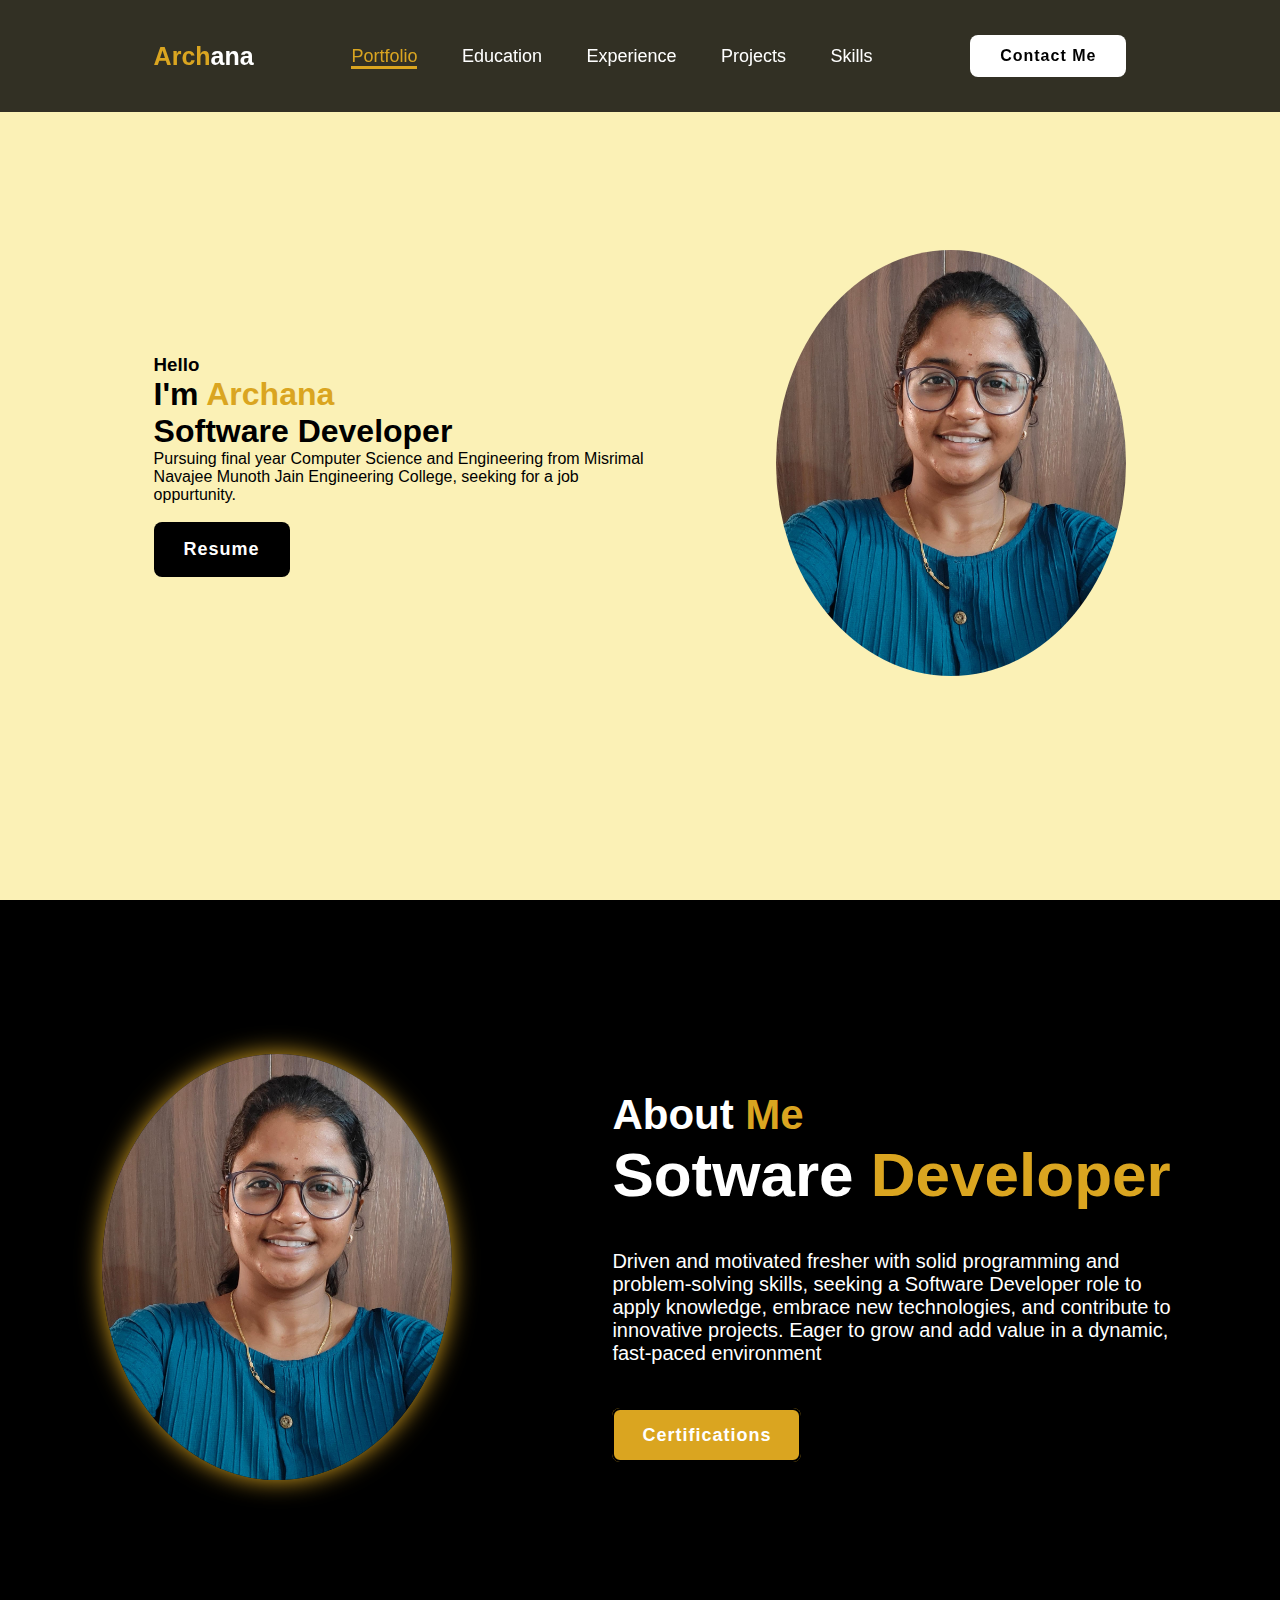
<file: index.html>
<!DOCTYPE html>
<html lang="en">
    <head>
        <meta charset="UTF-8">
        <meta name="viewport" content="width=device-width, initial-scale=1.0">
        <title>Portfolio</title>
        <link rel="stylesheet" href="style.css">
        <link href="" rel="stylesheet">
    </head>
    <body>
        <header class="header">
            <a href="#" class="logo"><span>Arch</span>ana</a>
            <nav class="navbar">
                <a href="index.html" class="active">Portfolio</a>
                <a href="education.html">Education</a>
                <a href="experience.html">Experience</a>
                <a href="projects.html">Projects</a>
                <a href="skills.html">Skills</a>
            </nav>
            <a href="contact.html" class="contact">Contact Me</a>
        </header>
        <section class="home">
            <div class="home-contact">
                <h3>Hello</h3>
                <h1>I'm <span>Archana<br></span>Software Developer </h1>
                <p> Pursuing final year Computer Science and Engineering from Misrimal Navajee Munoth Jain Engineering College, seeking for a job oppurtunity. </p>
                <br> 
                <div class="btn-box">
                    <a href="https://drive.google.com/file/d/1z4BTALGrOBaCK7FDpMcAux1Yg5gnn9o4/view?usp=drivesdk"> <button class="btn-1">Resume</button></a>
                 </div>
            </div>
            <div class="img-box">
                <img src="my pic2.jpg" alt="">
            </div>
        </section>
        <section class="about">
            <div class="about-img">
                <img src="my pic2.jpg" alt="">
            </div>
            <div class="about-content">
                <h2 class="heading">About <span>Me</span></h2>
                <h3>Sotware <span>Developer</span></h3>
                <p>Driven and motivated fresher with solid programming and problem-solving skills, seeking a Software Developer role to apply knowledge, embrace new technologies, and contribute to innovative projects. Eager to grow and add value in a dynamic, fast-paced environment</p>
                <a href="https://drive.google.com/drive/folders/1E-35PNQ9tZ8h9WfikWHq3o35oHAoHcR-" class="btn-2">Certifications</a>
            </div>
        </section>
</html>
</file>
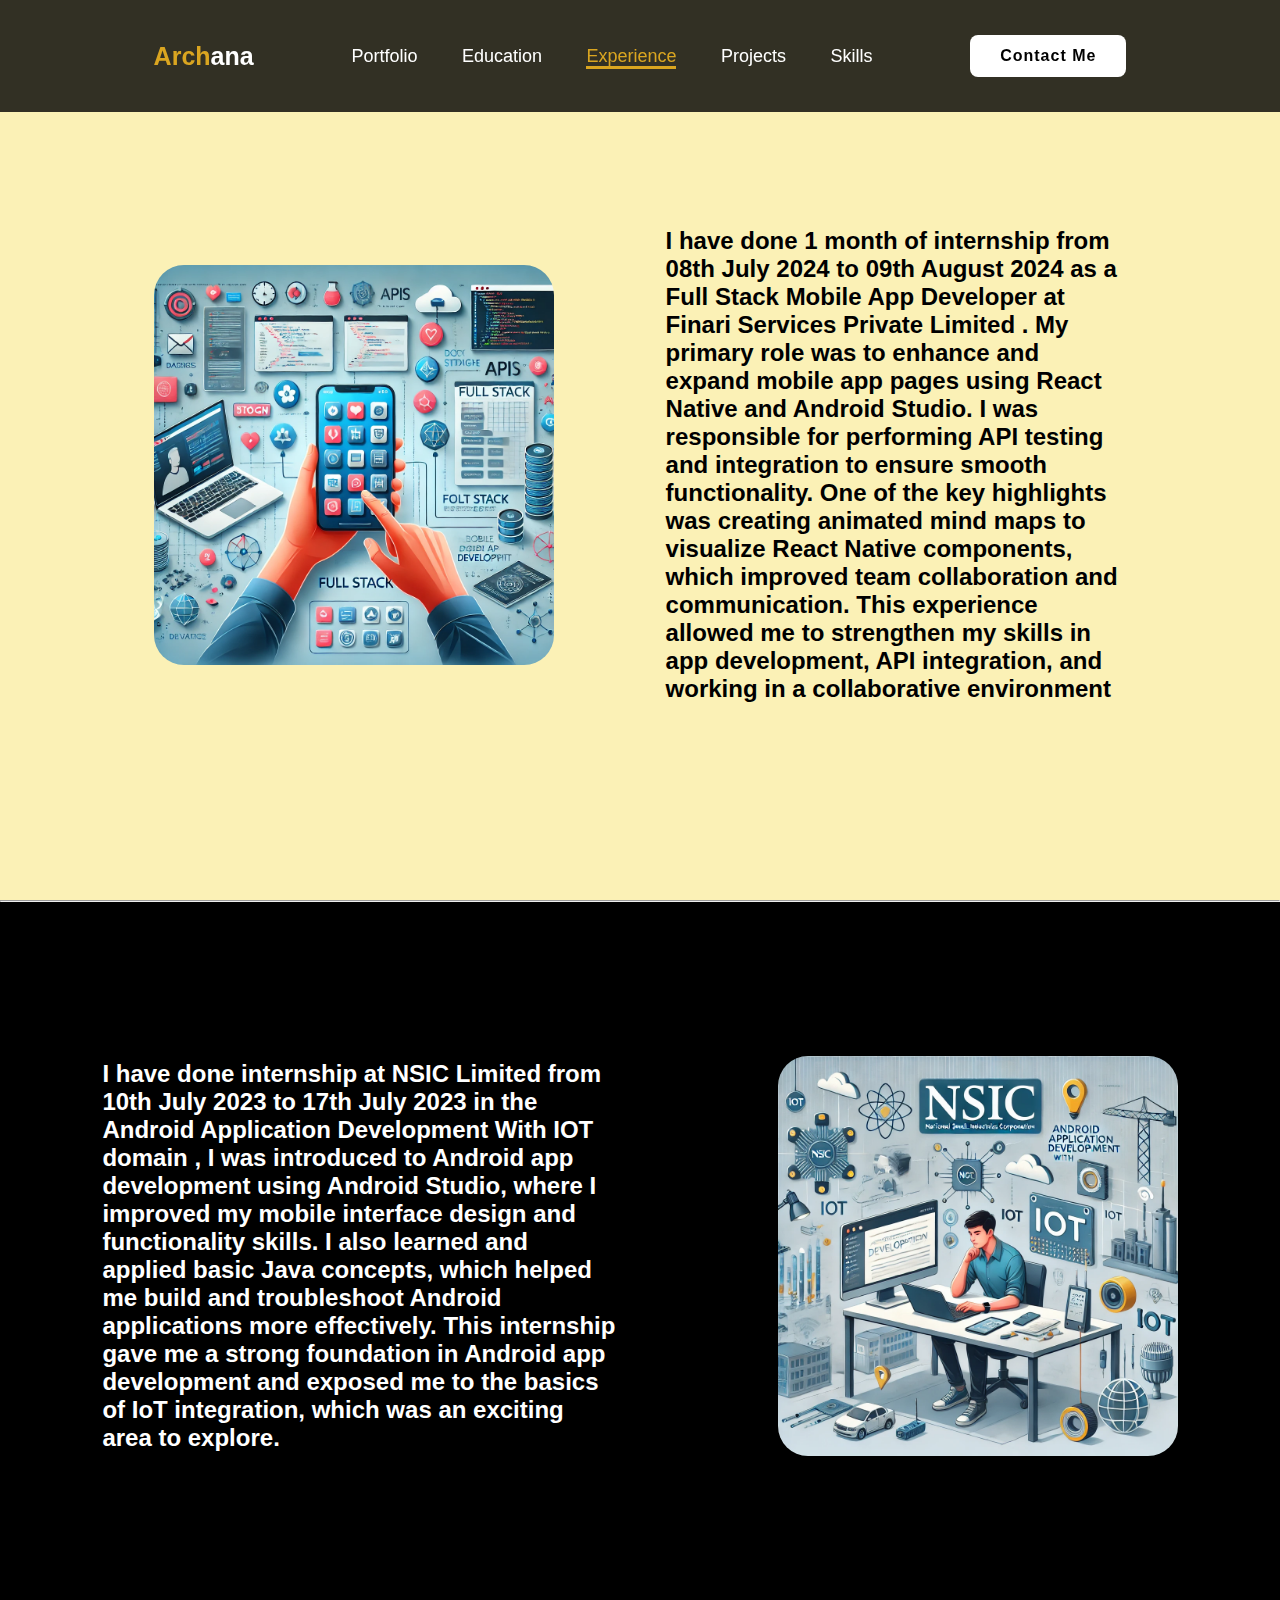
<file: experience.html>
<!DOCTYPE html>
<html lang="en">
    <head>
        <meta charset="UTF-8">
        <meta name="viewport" content="width=device-width, initial-scale=1.0">
        <title>Portfolio</title>
        <link rel="stylesheet" href="style.css">
        <link href="" rel="stylesheet">
    </head>
    <body>
        <header class="header">
            <a href="#" class="logo"><span>Arch</span>ana</a>
            <nav class="navbar">
                <a href="index.html" >Portfolio</a>
                <a href="education.html">Education</a>
                <a href="experience.html"  class="active">Experience</a>
                <a href="projects.html">Projects</a>
                <a href="skills.html">Skills</a>
            </nav>
            <a href="contact.html" class="contact">Contact Me</a>
        </header>
        <section class="home">
        <img class="seven" src="fullstackapp">
        <h2>I have done 1 month of internship from 08th July 2024 to 09th August 2024 as a Full Stack Mobile App Developer at Finari Services Private Limited . My primary role was to enhance and expand mobile app pages using React Native and Android Studio. I was responsible for performing API testing and integration to ensure smooth functionality. One of the key highlights was creating animated mind maps to visualize React Native components, which improved team collaboration and communication. This experience allowed me to strengthen my skills in app development, API integration, and working in a collaborative environment</h2>
        </section>
        <hr>
        <section class="about">
            <h2>I have done internship at NSIC Limited from 10th July 2023 to 17th July 2023 in the  Android Application Development With IOT domain , I was introduced to Android app development using Android Studio, where I improved my mobile interface design and functionality skills. I also learned and applied basic Java concepts, which helped me build and troubleshoot Android applications more effectively. This internship gave me a strong foundation in Android app development and exposed me to the basics of IoT integration, which was an exciting area to explore.</h2>
            <img class="seven" src="nsic">
        </section>
    </body>
</html>
</file>
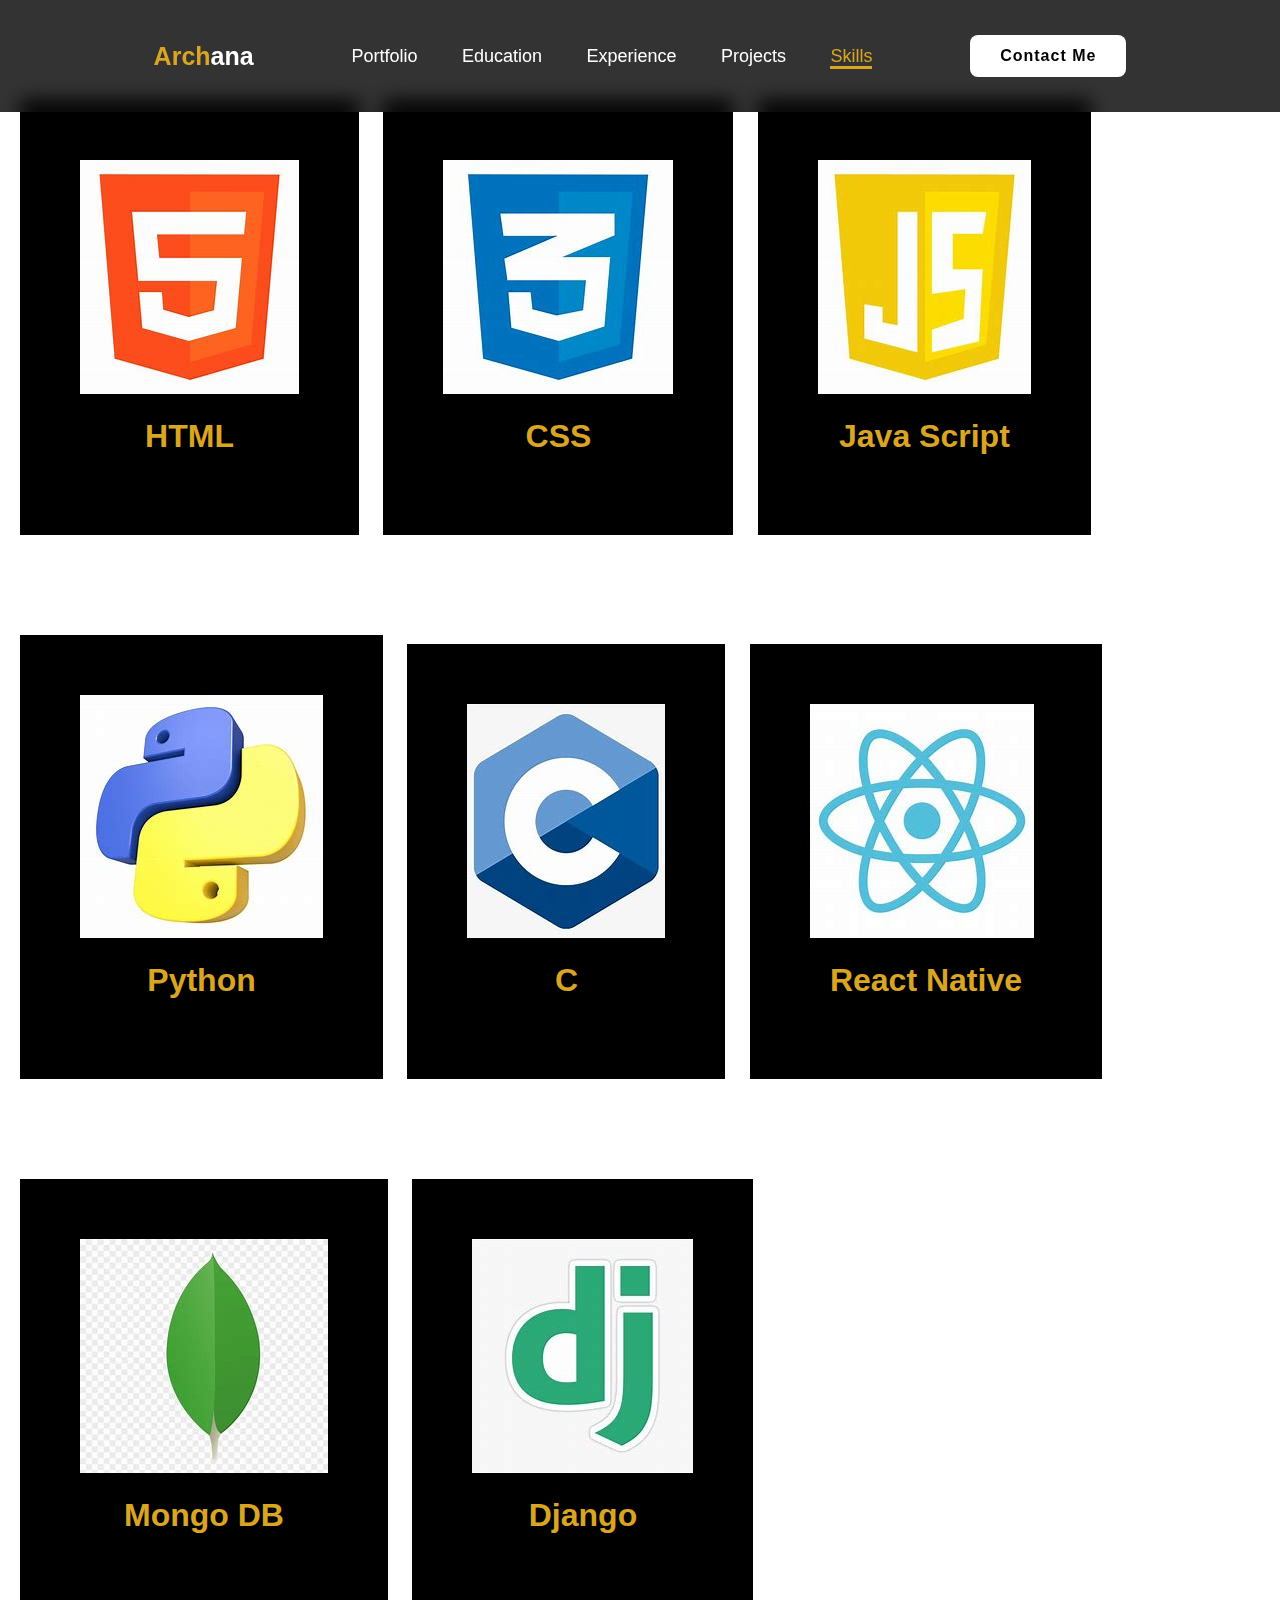
<file: skills.html>
<!DOCTYPE html>
<html lang="en">
    <head>
        <meta charset="UTF-8">
        <meta name="viewport" content="width=device-width, initial-scale=1.0">
        <title>Portfolio</title>
        <link rel="stylesheet" href="style.css">
        <link href="" rel="stylesheet">
    </head>
    <body>
        <header class="header">
            <a href="#" class="logo"><span>Arch</span>ana</a>
            <nav class="navbar">
                <a href="index.html" >Portfolio</a>
                <a href="education.html">Education</a>
                <a href="experience.html">Experience</a>
                <a href="projects.html">Projects</a>
                <a href="skills.html" class="active">Skills</a>
            </nav>
            <a href="contact.html" class="contact">Contact Me</a>
        </header>
        <div2 class="three">     
            <img src="htmllogo.jpeg">
            <h1 class="two">HTML</h1>
        </div2>
        <div2 class="three">     
            <img  src="csslogo.jpeg">
            <h1 class="two">CSS</h1>
        </div2>
        <div2 class="three">     
            <img src="javascriptlogo.jpeg">
            <h1 class="two">Java Script</h1>
        </div2>
        <div2 class="three">     
            <img  src="pylogo.jpeg">
            <h1 class="two">Python</h1>
        </div2 class="three">
        <div2 class="three">     
            <img src="clogo.jpeg">
            <h1 class="two">C</h1>
        </div2>
        <div2 class="three">     
            <img  src="ReactNativelogo.jpeg">
            <h1 class="two">React Native</h1>
        </div2>
        <div2 class="three">     
            <img  src="mongologo.jpeg">
            <h1 class="two">Mongo DB</h1>
        </div2>
        <div2 class="three">     
            <img  src="djangologo.jpeg">
            <h1 class="two">Django</h1>
        </div2>
</html>
</file>
<file: style.css>
*{
    margin: 0;
    padding: 0;
    box-sizing: border-box;
    font-family: 'Poppins',sans-serif;
    text-decoration: none;
    list-style: none;
}
.header{
    position: fixed;
    top: 0;
    left: 0;
    width: 100%;
    padding: 35px 12%;
    background: rgba(0, 0, 0, 0.8);
    backdrop-filter: blur(10px);
    display:flex;
    justify-content: space-between;
    align-items: center;
    z-index: 100;
}
.logo{
    font-size: 25px;
    color: white;
    font-weight: 600;
    transition: 0.3s ease;
}
.logo:hover{
    color: goldenrod;
    text-shadow: 0 0 25px goldenrod;
                 0 0 50px   goldenrod;
    transform: scale(1.1);
}
span{
    color: goldenrod;
}
.logo2{
    font-size: 55px;
    color: white;
    font-weight: 600;
    transition: 0.3s ease;
}
.logo2:hover{
    color: goldenrod;
    text-shadow: 0 0 35px goldenrod;
                 0 0 70px     goldenrod;
    transform: scale(1.1);
}
span{
    color: goldenrod;
}
.navbar a{
    font-size: 18px;
    color: white;
    font-weight: 500;
    margin: 0 20px;
    border-bottom: 3px solid transparent;
    transition: 0.3s ease;
}
.navbar a:hover,
.navbar a.active{
    color: goldenrod;
    border-bottom: 3px solid goldenrod;
}
.contact{
    padding: 10px 28px;
    background-color: white;
    color: black;
    border: 2px solid transparent;
    border-radius: 8px;
    font-size: 16px;
    letter-spacing: 1px;
    font-weight: 600;
    transition: 0.3s ease;
}
.contact:hover{
    background-color:  goldenrod;
    box-shadow: 0 0 25px  goldenrod;
    color:white;
}
.home{
    width: 100%;
    min-height: 100vh;
    background: rgb(251, 241, 182);
    display: flex;
    align-items: center;
    gap: 7em;
    padding: 30px 12% 0;
}
.home-content{
    max-width: 800px;
}
.home-content h3{
    font-size: 42px;
}
.home-content h1{
    font-size: 62px;
    line-height: 1.2;
}
.home-content p{
    font-size: 18px;
    margin: 25px 0 30px;
}
.btn-box{
    width: 345px;
    display: flex;
    gap: 2em;
}
.btn-1{
    padding: 15px 28px;
    background-color: black;
    color: white;
    border: 2px solid transparent;
    border-radius: 8px;
    font-size: 18px;
    letter-spacing: 1px;
    font-weight: 600;
    transition: 0.3s ease;
    cursor: pointer;
}
.btn-1:hover{
    background-color: white;
    color: black;
    border:2px solid black;
}
.btn-2{
    padding: 15px 28px;
    background-color: goldenrod;
    color: white;
    border: 2px solid black;
    border-radius: 8px;
    font-size: 18px;
    letter-spacing: 1px;
    font-weight: 600;
    transition: 0.3s ease;
    cursor: pointer;
}
.btn-2:hover{
    background-color: white;
    color: goldenrod;
}
.img-box img{
    border-radius: 50%;
    width: 350px;
}

::-webkit-scrollbar{
    width: 15px;
}
::-webkit-scrollbar-thumb{
    background-color:  goldenrod;
}
::-webkit-scrollbar-track{
    background-color: hsla(0, 0%, 0%, 0.6);
    width: 50px;
}
.about{
    display: flex;
    justify-content: center;
    align-items: center;
    padding: 12% 8%;
    gap: 10em;
    background: black;
    color: white;
}
.about-img img{
    position:relative;
    width: 350px;
    box-shadow: 0 0 25px goldenrod;
                0 0 50px goldenrod;
    border-radius: 50%;
}
.about-content h2{
    text-align: left;
    color: white;
    font-size: 42px;
}
.about-content h3{
    font-size: 62px;
    color: white;
}
.about-content p{
    color:white;
    font-size: 20px;
    margin: 2em 0 3em;
}
div2{
    display: inline-block;
    margin-top: 100px;
    padding: 60px;
    margin-left: 20px;
}
.two{
    text-align: center;
    padding: 20px;
}
.seven{
    display: inline;
    height: 400px;
    width: 800px;
    border-radius: 30px;
}
.three{
    background-color: black;
    color: goldenrod;
}
</file>
